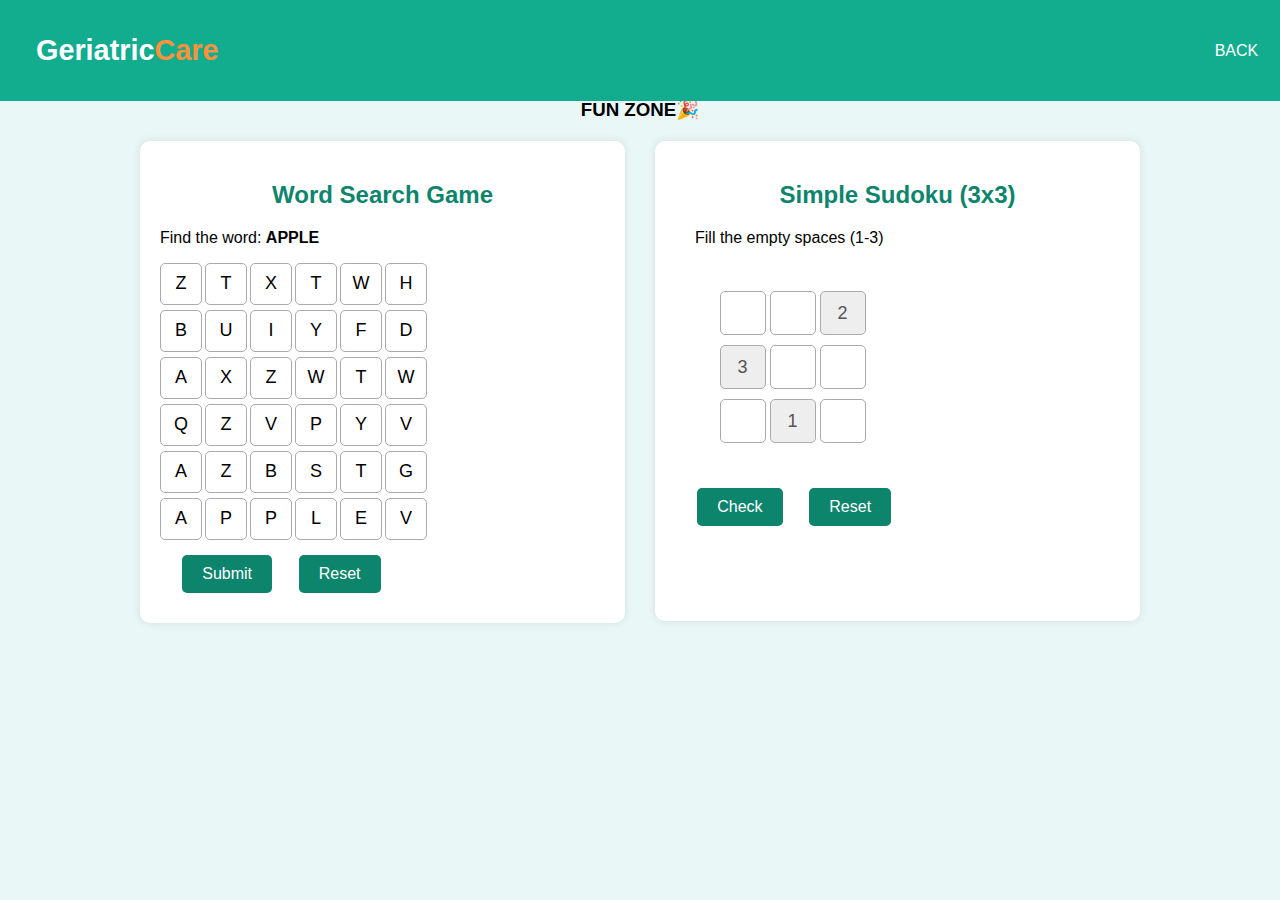
<file: Games.html>
<!DOCTYPE html>
<html lang="en">

<head>
  <meta charset="UTF-8">
  <title>Health Dashboard with Games</title>
  <style>
   :root {
  --primary-color: #12ac8e;
  --primary-color-dark: #0d846c;
  --primary-color-light: #e9f7f7;
  --secondary-color: #fb923c;
  --text-dark: #333333;
  --text-light: #767268;
  --white: #ffffff;
  --max-width: 1200px;
}
        body {
            font-family: "Poppins", sans-serif;
            background-color: var(--primary-color-light);
        }

        .header {
            display: flex;
            position: fixed;
            top: 0;
            left: 0;
            width: 100%;
            justify-content: space-between;
            align-items: center;
            padding: 10px 20px;
            background-color: var(--primary-color);
            color: white;
            height: 9%;
            z-index: 1000;
        }
        
        .nav__container {
            padding: 2rem 1rem;
            display: flex;
            align-items: center;
            justify-content: space-between;
          }
        .nav__logo span {
            color: var(--secondary-color);
          }
        

        .navbar ul {
            list-style: none;
            display: flex;
            gap: 6px;
            padding: 0;
            margin-left: -10%;
        }
        .navbar ul li {
          margin-left:20px;
        }
        .navbar ul li a {
            color: white;
            text-decoration: none;
            font-size: 16px;
            padding: 10px;
            
            border-radius: 5px;
            transition: background-color 0.3s;
        }

        .navbar ul li a:hover {
            background-color: var(--primary-color-dark);
        }

        .nav__logo {
          font-size: 1.8rem;
          font-weight: 700;
          color: var(--white);
        }
        

        /* Navbar styles */
        .navbar {
            display: flex;
            align-items: center;
        }

        .navbar ul {
            list-style: none;
            display: flex;
            gap: 20px;
            padding: 0;
            margin: 0;
        }

        .navbar ul li {
            display: inline-block;
            margin-left:-50%;
        }

        .navbar ul li a {
            color: white;
            text-decoration: none;
            padding: 10px;
            border-radius: 5px;
            transition: background-color 0.3s;
        }

        .navbar ul li a:hover {
            background-color: #01624e;
        }


  /* Container for games */
.games-container {
  display: flex;
  justify-content: center;
  align-items: flex-start;
  gap: 30px; /* Space between both games */
  max-width: 1000px;
  margin: auto;
  margin-top: 20px;
}

/* Each game occupies equal width */
.game {
  flex: 1;
  width: 100%;
  padding: 20px;
  background-color: #fff;
  border-radius: 10px;
  box-shadow: 0 0 10px rgba(0, 0, 0, 0.1);
}
.game2 {
  flex: 1;
  width: 100%;
  height:440px;
  padding: 20px;
  background-color: #fff;
  border-radius: 10px;
  box-shadow: 0 0 10px rgba(0, 0, 0, 0.1);
}
.sudoku-grid {
      display: grid;
      grid-template-columns: repeat(6, 40px);
      grid-gap: 10px;
      margin: 10%;
    }

    .word-grid {
      display: grid;
      grid-template-columns: repeat(6, 40px);
      grid-gap: 5px;
      margin: 15px 0;
    }

    .sudoku-grid {
      grid-template-columns: repeat(3, 40px);
    }

    .cell {
      width: 40px;
      height: 40px;
      display: flex;
      justify-content: center;
      align-items: center;
      border: 1px solid #aaa;
      border-radius: 5px;
      font-size: 18px;
      background-color: #fff;
      cursor: pointer;
      user-select: none;
    }

    .cell.selected {
      background-color: #c5f3c1;
    }

    input.cell {
      text-align: center;
      font-size: 18px;
    }

    input.cell:disabled {
      background-color: #eee;
    }

    button {
      padding: 10px 20px;
      margin-left: 5%;
      background-color: #0d846c;
      color: white;
      border: none;
      border-radius: 5px;
      cursor: pointer;
      font-size: 16px;
    }
    h2 {
            text-align: center;
            margin-bottom: 20px;
            color: #0d846c;
        } 
    #back{
        margin-left:30%;
        margin-top:20px;
        width:30%
    }

    button:hover {
      background-color: #12ac8e;
    }

    .message {
      margin-top: 10px;
      font-weight: bold;
    }

    .success {
      color: green;
    }

    .error {
      color: red;
    }
   
    
        /* Footer */
        footer {
            background: #0d846c;
            color: white;
            padding: 10px;
            text-align: center;
            position: sticky;
            bottom: 0;
            z-index: 10;
        }
 </style>
</head>
<body>
<header class="header">
        <nav class="section__container nav__container">
            <div class="nav__logo">Geriatric<span>Care</span></div>
        
             
        </nav>

        <nav class="navbar">
            <ul>
                <li><a href="elderdashboard.php">BACK</a></li>
            </ul>
        </nav>
    </header>

<br><br><br><br>
<center><h3>FUN ZONE🎉</h3></center>
  <!-- Word Search Game Section -->
  <div class="games-container">
    <div class="game">
      <h2>Word Search Game</h2>
      <p>Find the word: <b id="wordToFind"></b></p>
      <div class="word-grid" id="wordGrid"></div>
      <button onclick="checkWord()">Submit</button>
      <button onclick="generateWordSearch()">Reset</button>
      <div id="wordMessage" class="message"></div>
    </div>
  
    <div class="game2">
      <h2>Simple Sudoku (3x3)</h2>
      <p style="margin-left:20px">Fill the empty spaces (1-3)</p>
      <div class="sudoku-grid" id="sudokuGrid"></div>
      <button onclick="checkSudoku()">Check</button>
      <button onclick="resetSudoku()">Reset</button>
      <div id="sudokuMessage" class="message"></div>
    </div>
  </div>
 
  <script>
    // ----------- WORD SEARCH GAME -----------
    let selectedWord = '';
    let userSelection = '';

    function generateWordSearch() {
      const words = ['APPLE', 'BANANA', 'ORANGE', 'GRAPE', 'MANGO'];
      selectedWord = words[Math.floor(Math.random() * words.length)];
      document.getElementById('wordToFind').innerText = selectedWord;
      const wordGrid = document.getElementById('wordGrid');
      wordGrid.innerHTML = ''; // Clear previous grid
      userSelection = '';
      document.getElementById('wordMessage').innerText = '';

      let grid = Array.from({ length: 6 }, () => Array(6).fill(' '));
      const row = Math.floor(Math.random() * 6);
      for (let i = 0; i < selectedWord.length && i < 6; i++) grid[row][i] = selectedWord[i];
      const alphabet = 'ABCDEFGHIJKLMNOPQRSTUVWXYZ';
      grid = grid.map(row => row.map(cell => cell === ' ' ? alphabet[Math.floor(Math.random() * 26)] : cell));

      grid.forEach(row => row.forEach(letter => {
        const cell = document.createElement('div');
        cell.className = 'cell';
        cell.innerText = letter;
        cell.onclick = () => {
          cell.classList.toggle('selected');
          userSelection += letter;
        };
        wordGrid.appendChild(cell);
      }));
    }

    function checkWord() {
      const message = document.getElementById('wordMessage');
      if (userSelection.includes(selectedWord)) {
        message.innerText = 'Correct! Well done!';
        message.className = 'message success';
      } else {
        message.innerText = 'Incorrect! Try Again!';
        message.className = 'message error';
      }
      userSelection = '';
      document.querySelectorAll('.cell.selected').forEach(c => c.classList.remove('selected'));
    }

    generateWordSearch(); // Initialize on page load


    // ----------- SUDOKU GAME -----------
    const sudokuGrid = document.getElementById('sudokuGrid');
    let predefinedGrids = [
      [['', '2', ''], ['', '', '1'], ['3', '', '']],
      [['1', '', '3'], ['', '3', ''], ['', '', '2']],
      [['', '', '2'], ['3', '', ''], ['', '1', '']],
    ];

    function generateSudoku(gridData) {
      sudokuGrid.innerHTML = ''; // Clear previous grid
      gridData.forEach(row => row.forEach(num => {
        const input = document.createElement('input');
        input.type = 'text';
        input.maxLength = '1';
        input.className = 'cell';
        input.value = num;
        if (num) input.disabled = true;
        sudokuGrid.appendChild(input);
      }));
      document.getElementById('sudokuMessage').innerText = '';
    }

    function resetSudoku() {
      const randomGrid = predefinedGrids[Math.floor(Math.random() * predefinedGrids.length)];
      generateSudoku(randomGrid);
    }

    function checkSudoku() {
      const cells = document.querySelectorAll('#sudokuGrid input');
      const values = Array.from(cells).map(c => c.value);
      const rows = [values.slice(0, 3), values.slice(3, 6), values.slice(6, 9)];
      let valid = true;

      // Check rows and columns
      for (let i = 0; i < 3; i++) {
        const row = new Set(rows[i]);
        const col = new Set([rows[0][i], rows[1][i], rows[2][i]]);
        if (row.size !== 3 || col.size !== 3 || row.has('') || col.has('')) {
          valid = false;
          break;
        }
      }

      const message = document.getElementById('sudokuMessage');
      if (valid) {
        message.innerText = 'Correct Sudoku! Well done!';
        message.className = 'message success';
      } else {
        message.innerText = 'Incorrect! Please check again.';
        message.className = 'message error';
      }
    }

    // Initialize Sudoku on page load
    resetSudoku();

  </script>

</body>

</html>
</file>
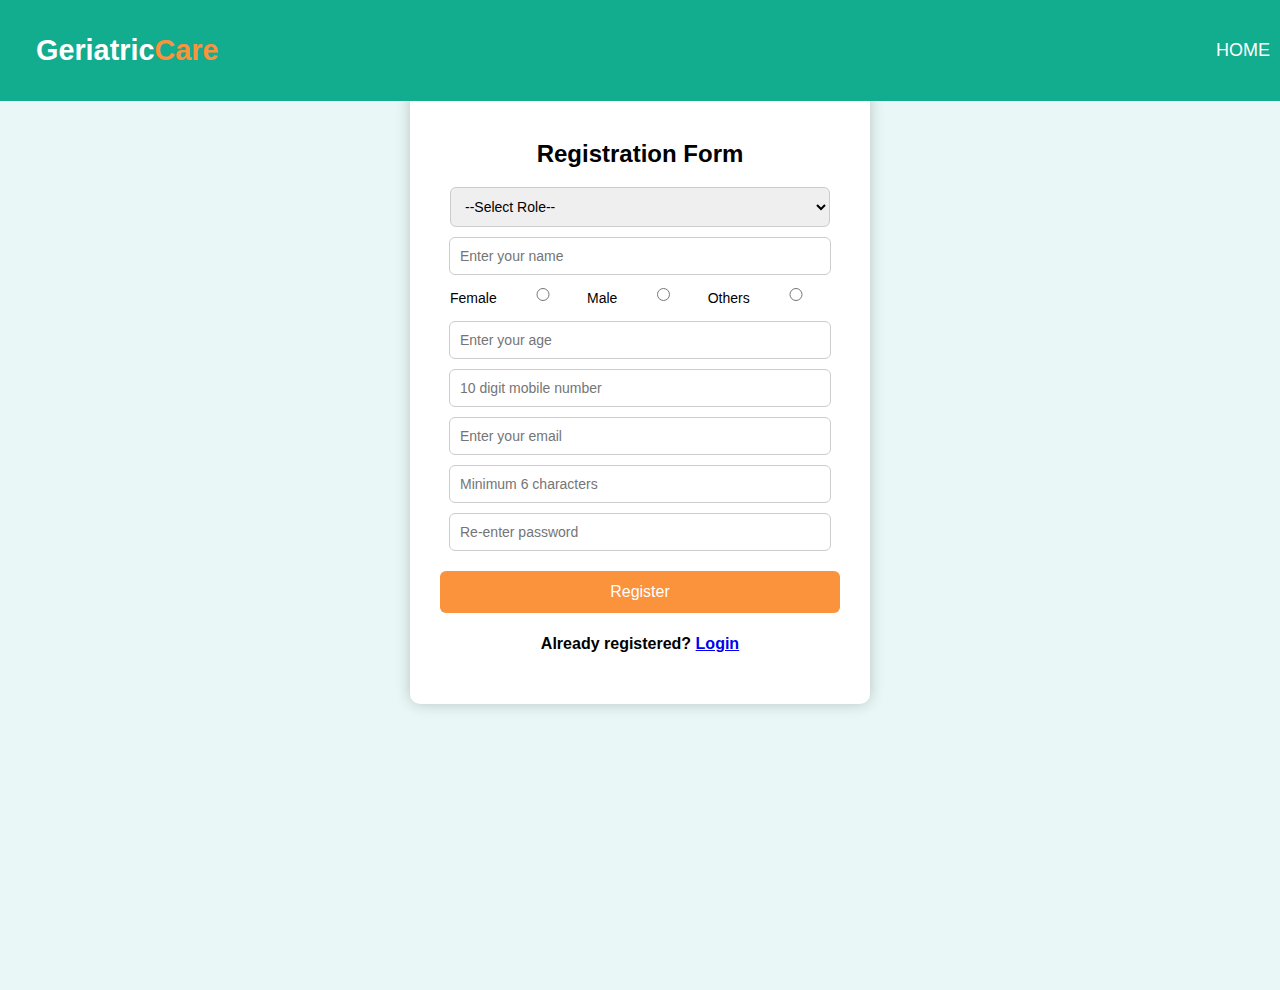
<file: Register.html>
<!DOCTYPE html>
<html lang="en">

<head>
    <meta charset="UTF-8">
    <meta name="viewport" content="width=device-width, initial-scale=1.0">
    <title>Registration Form | Geriatric Care</title>
    <link rel="stylesheet" href="styles.css"> <!-- External CSS for consistency -->
    <style>
        :root {
  --primary-color: #12ac8e;
  --primary-color-dark: #0d846c;
  --primary-color-light: #e9f7f7;
  --secondary-color: #fb923c;
  --text-dark: #333333;
  --text-light: #767268;
  --white: #ffffff;
  --max-width: 1200px;
}
        body {
            font-family: "Poppins", sans-serif;
            background-color: var(--primary-color-light);
            margin: 0;
            padding: 0;
            width: 100%;
        }

        .header {
            display: flex;
            position: fixed;
            top: 0;
            left: 0;
            width: 100%;
            justify-content: space-between;
            align-items: center;
            padding: 10px 20px;
            background-color: var(--primary-color);
            color: white;
            height: 9%;
            z-index: 1000;
        }

        .nav__container {
  padding: 2rem 1rem;
  display: flex;
  align-items: center;
  justify-content: space-between;
}
.nav__logo span {
  color: var(--secondary-color);
}
        .title h2 {
            margin-left: -110%;
            font-size: 24px;
            font-weight: bold;
        }

        .navbar ul {
            list-style: none;
            display: flex;
            gap: 2px;
            padding: 0;
            margin: 0;
        }

        .navbar ul li a {
            color: white;
            text-decoration: none;
            font-size: 18px;
            padding: 10px;
            border-radius: 5px;
            transition: background-color 0.3s;
        }

        .navbar ul li a:hover {
            background-color: #01624e;
        }

        .auth-container {
            max-width: 400px;
            margin: 7% auto;
            padding: 30px;
            background: var(--white);
            border-radius: 10px;
            box-shadow: 0 0 15px rgba(0, 0, 0, 0.2);
            text-align: center;
        }

        input{
            width: 90%;
            padding: 10px;
            border: 1px solid #ccc;
            border-radius: 6px;
            font-size: 14px;
            margin-bottom: 10px;
        }
        select{
            width: 95%;
            padding: 10px;
            border: 1px solid #ccc;
            border-radius: 6px;
            font-size: 14px;
            margin-bottom: 10px;
        } 

        .form-rad {
            display: flex;
            margin-left: 10px;
            padding-bottom: 10px;
            align-items: center;
            justify-content: center;
            font-size: 14px;
        }
        .nav__logo {
  font-size: 1.8rem;
  font-weight: 700;
  color: var(--white);
}

        .btn {
            width: 100%;
            padding: 12px;
            background-color: var(--secondary-color);
            color: white;
            border: none;
            border-radius: 6px;
            cursor: pointer;
            font-size: 16px;
            margin-top: 10px;
        }

        .btn:hover {
            background-color: var(--primary-color-dark);
        }
    </style>
</head>

<body>
    <header class="header">
        <nav class="section__container nav__container">
            <div class="nav__logo">Geriatric<span>Care</span></div>
        
             
        </nav>

        <nav class="navbar">
            <ul>
                <li><a href="index.html">HOME</a></li>
            </ul>
        </nav>
    </header>

    <div class="auth-container">
        <h2>Registration Form</h2>
        <form id="registerForm" action="register.php" method="post">
            <select id="role" name="role" required>
                <option value="">--Select Role--</option>
                <option value="elder">Elder</option>
                <option value="caretaker">Caretaker</option>
            </select>
            <input type="text" id="username" name="username" required placeholder="Enter your name">
            <div class="form-rad">
            
                <label for="female">Female</label>
                <input type="radio" id="female" name="gender" value="female" required>
                <label for="male">Male</label>
                <input type="radio" id="male" name="gender" value="male" required>
                <label for="other">Others</label>
                <input type="radio" id="other" name="gender" value="other" required>
               
            </div>
            <input type="number" id="age" name="age" min="1" max="120" required placeholder="Enter your age">
            <input type="text" id="mobile_no" name="mobile_no" pattern="[0-9]{10}" title="Enter 10 digit mobile number" required placeholder="10 digit mobile number">
            <input type="email" id="email" name="email" required placeholder="Enter your email">
            <input type="password" id="password" name="password" minlength="6" required placeholder="Minimum 6 characters">
            <input type="password" id="confirmPassword" name="confirmPassword" minlength="6" required placeholder="Re-enter password">
            <button type="submit" class="btn">Register</button>
            <h4>Already registered? <a href="loginpage.php">Login</a></h4>
        </form>
    </div>
    <script>
        document.getElementById("registerForm").addEventListener("submit", function(event) {
            let password = document.getElementById("password").value;
            let confirmPassword = document.getElementById("confirmPassword").value;
        
            // Regular Expression for Strong Password
            let passwordPattern = /^(?=.*[a-z])(?=.*[A-Z])(?=.*\d)(?=.*[@$!%*?&])[A-Za-z\d@$!%*?&]{8,}$/;
        
            if (!passwordPattern.test(password)) {
                alert("Password must be at least 8 characters long, contain one uppercase letter, one lowercase letter, one number, and one special character.");
                event.preventDefault(); // Prevent form submission
            } else if (password !== confirmPassword) {
                alert("Passwords do not match. Please enter the same password.");
                event.preventDefault();
            }
        });
        </script>
        
</body>
</html>
</file>
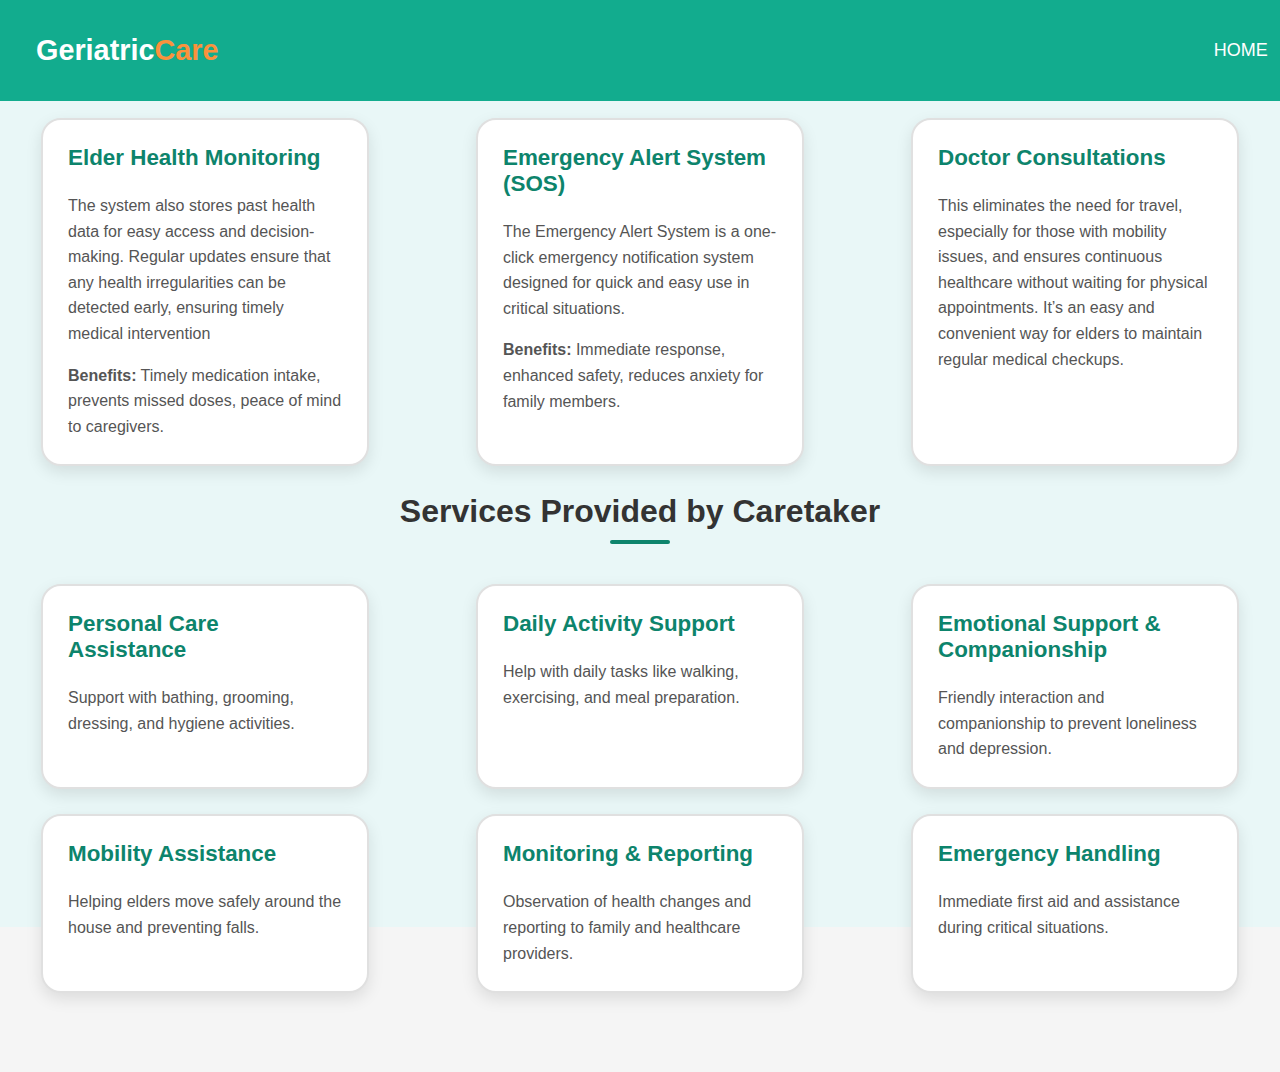
<file: services.html>
<!DOCTYPE html>
<html lang="en">
<head>
    <meta charset="UTF-8">
    <meta name="viewport" content="width=device-width, initial-scale=1.0">
    <title>Our Services - Elderly Care Management System</title>
    <style>
        html, body {
            margin: 0;
            padding: 0;
            
            height: 100%;
            font-family: Arial, sans-serif;
            background-color: #f5f5f5;
        }
        :root {
  --primary-color: #12ac8e;
  --primary-color-dark: #0d846c;
  --primary-color-light: #e9f7f7;
  --secondary-color: #fb923c;
  --text-dark: #333333;
  --text-light: #767268;
  --white: #ffffff;
  --max-width: 1200px;
}
        body {
            font-family: "Poppins", sans-serif;
            background-color: var(--primary-color-light);
            margin: 0;
            padding: 0;
      
        }

        .header {
            display: flex;
            position: fixed;
            top: 0;
            left: 0;
            width: 100%;
            justify-content: space-between;
            align-items: center;
            padding: 10px 20px;
            background-color: var(--primary-color);
            color: white;
            height: 9%;
            z-index: 1000;
        }

        .nav__container {
  padding: 2rem 1rem;
  display: flex;
  align-items: center;
  justify-content: space-between;
}
.nav__logo span {
  color: var(--secondary-color);
}
        .title h2 {
            margin-left: -110%;
            font-size: 24px;
            font-weight: bold;
        }

        .navbar ul {
            list-style: none;
            display: flex;
            gap: 2px;
            padding: 0;
            margin: 0;
        }
        .navbar ul li{
            margin-left:-30%;
        }
        .navbar ul li a {
            color: white;
            text-decoration: none;
            font-size: 18px;
            padding: 10px;
            border-radius: 5px;
            transition: background-color 0.3s;
        }

        .navbar ul li a:hover {
            background-color: #01624e;
        }

        .auth-container {
            max-width: 400px;
            margin: 7% auto;
            padding: 30px;
            background: var(--white);
            border-radius: 10px;
            box-shadow: 0 0 15px rgba(0, 0, 0, 0.2);
            text-align: center;
        }
        /* Section title styles */
        .section-title {
            text-align: center;
            color: #333;
            margin-bottom: 40px;
            font-size: 2rem;
            position: relative;
        }
        .nav__container {
  padding: 2rem 1rem;
  display: flex;
  align-items: center;
  justify-content: space-between;
}
.nav__logo span {
  color: var(--secondary-color);
}
.nav__logo {
  font-size: 1.8rem;
  font-weight: 700;
  color: var(--white);
}
        .section-title::after {
            content: '';
            width: 60px;
            height: 4px;
            background: #0d846c;
            display: block;
            margin: 10px auto 0;
            border-radius: 2px;
        }

        /* Card layout styles */
        .cards {
    display: grid;
    grid-template-columns: repeat(3, 1fr); /* Ensures 3 cards per row */
    gap: 25px;
}


        .card {
            background: rgb(255, 255, 255);
            padding: 25px;
            border-radius: 20px;
            box-shadow: 0 6px 16px rgba(0, 0, 0, 0.1);
            transition: transform 0.3s ease, box-shadow 0.3s ease;
            border: 2px solid #e0e0e0;
            margin-left:10%;
            margin-right:10%;
            
        }

        .card:hover {
            transform: translateY(-10px);
            box-shadow: 0 12px 24px rgba(0, 0, 0, 0.2);
            border-color: #0d846c;
        }

        .card h3 {
            margin-top: 0;
            color: #0d846c;
            font-size: 1.4rem;
        }

        .card p {
            color: #555;
            margin-bottom: 0;
            line-height: 1.6;
        }

        /* Add some breathing space for mobile */
        @media (max-width: 600px) {
            header {
                padding: 15px 10px;
            }
            .container {
                padding: 20px 10px;
            }
        }
    </style>
</head>
<body>
    <header class="header">
        <nav class="section__container nav__container">
            <div class="nav__logo">Geriatric<span>Care</span></div>
        
             
        </nav>

        <nav class="navbar">
            <ul>
                <li><a href="index.html">HOME</a></li>
            </ul>
        </nav>
    </header>

    <div class="container">

        <!-- Elderly Care System Services -->
        <h2 class="section-title">Elderly Care System Services</h2>

        <div class="cards">
            <div class="card">
                
                <h3>Elder Health Monitoring</h3>
                <p>The system also stores past health data for easy access and decision-making. Regular updates ensure that any health irregularities can be detected early, ensuring timely medical intervention</p>   <p><strong>Benefits:</strong> Timely medication intake, prevents missed doses, peace of mind to caregivers.</p>
            </div>
            <div class="card">
                <h3>Emergency Alert System (SOS)</h3>
                <p>The Emergency Alert System is a one-click emergency notification system designed for quick and easy use in critical situations.</p>
                <p><strong>Benefits:</strong> Immediate response, enhanced safety, reduces anxiety for family members.</p>
            </div>
            <div class="card">
                <h3>Doctor Consultations</h3>
                <p>This eliminates the need for travel, especially for those with mobility issues, and ensures continuous healthcare without waiting for physical appointments. It’s an easy and convenient way for elders to maintain regular medical checkups.</p>     </div>
        </div>

        <!-- Caretaker Services -->
        <h2 class="section-title">Services Provided by Caretaker</h2>

        <div class="cards">
            <div class="card">
                <h3>Personal Care Assistance</h3>
                <p>Support with bathing, grooming, dressing, and hygiene activities.</p>
            </div>
            <div class="card">
                <h3>Daily Activity Support</h3>
                <p>Help with daily tasks like walking, exercising, and meal preparation.</p>
            </div>
            
            <div class="card">
                <h3>Emotional Support & Companionship</h3>
                <p>Friendly interaction and companionship to prevent loneliness and depression.</p>
            </div>
            <div class="card">
                <h3>Mobility Assistance</h3>
                <p>Helping elders move safely around the house and preventing falls.</p>
            </div>
            <div class="card">
                <h3>Monitoring & Reporting</h3>
                <p>Observation of health changes and reporting to family and healthcare providers.</p>
            </div>
            <div class="card">
                <h3>Emergency Handling</h3>
                <p>Immediate first aid and assistance during critical situations.</p>
            </div>
            <br><br><br>
        </div>

    </div>
</body>
</html>
</file>
<file: styles.css>
/* Resetting margin and padding */
html, body {
    margin: 0;
    padding: 0;
    width: 100%;
    height: 100vh;
    font-family: Arial, sans-serif;
    background-color: #f5f5f5;
}

/* Header styles */
.head {
    display: flex;
    position: fixed;
    height: 12%;
    z-index: 1;
    width: 100%;
    justify-content: space-between;
    align-items: center;
    padding: 10px 8px;
    background-color: #0077b6;
    color: white;
}

/* Logo styles */
.logo img {
    width: 80px;
    height: auto;
}

/* Title styles */
.title h2 {
    margin: 0;
    font-size: 24px;
    font-weight: bold;
}

/* Navbar styles */
.navbar ul {
    list-style: none;
    display: flex;
    gap: 20px;
    padding: 0;
    margin: 0;
}

.navbar ul li {
    display: inline-block;
    margin-right:20px;
}

.navbar ul li a {
    color: white;
    text-decoration: none;
    font-size: 18px;
    padding: 10px;
    border-radius: 5px;
    transition: background-color 0.3s;
}

.navbar ul li a:hover {
    background-color: #03045e;
}

/* Dropdown Menu */
.dropdown {
    position: relative;
    display: inline-block;
}

.dropdown-btn {
    background-color: transparent;
    color: white;
    margin-top: -9%;
    padding: 8px;
    border: none;
    font-size: 18px;
    cursor: pointer;
}

.dropdown-content {
    display: none;
    position: absolute;
    background-color: #0077b6;
    min-width: 140px;
    border-radius: 5px;
    box-shadow: 0px 8px 16px rgba(0, 0, 0, 0.2);
    z-index: 1;
}

.dropdown-content a {
    color: black;
    padding: 8px 12px;
    text-decoration: none;
    /* font-size: 8px; */
    display: block;
}

.dropdown-content a:hover {
    background-color: #03045e;
}

/* Show dropdown on hover */
.dropdown:hover .dropdown-content {
    display: block;
}

/* Background image section with gradient overlay */
.backgroundImg {
    width: 100%;
    height: 100vh;
    display: flex;
    justify-items: center;
    align-items: center;
    background-image: url("elder.jpg");
    background-size: cover;
    opacity:0;
    
}

/* Login Form Styling */
.login {
    width: 350px;
    padding: 30px;
    background: rgba(0, 0, 0, 0.7); /* Semi-transparent black */
    color: white;
    border-radius: 10px;
    text-align: center;
    position: absolute;
    top: 65%;
    left: 50%;
    transform: translate(-50%, -50%);
    box-shadow: 0px 5px 15px rgba(0, 0, 0, 0.3);
}

/* Input Fields */
.login input {
    width: 100%;
    padding: 12px;
    margin: 10px 0;
    border: none;
    border-radius: 5px;
    font-size: 16px;
}

/* Input Field Styling */
.login input:focus {
    outline: none;
    box-shadow: 0px 0px 10px rgba(255, 255, 255, 0.5);
}

/* Login Button */
.login button {
    width: 55%;
    padding: 12px;
    background: #0077b6;
    border: none;
    color: white;
    font-size: 18px;
    cursor: pointer;
    border-radius: 8px;
    transition: background 0.3s;
}

/* Hover effect for Login Button */
.login button:hover {
    background: #0056b3;
}

/* Responsive Design */
@media (max-width: 768px) {
    .login {
        width: 90%;
    }
}

/* Footer styles */
.footer {
    text-align: center;
    padding: 5px;
    background-color: #0077b6;
    color: white;
}
.error-msg {
    color: red;
    font-size: 14px;
    font-weight: bold;
    margin-top: 5px;
    text-align: center;
}
.correct {
    color: rgba(7, 250, 7, 0.811);
    font-size: 14px;
    font-weight: bold;
    margin-top: 5px;
    text-align: center;
}
</file>
